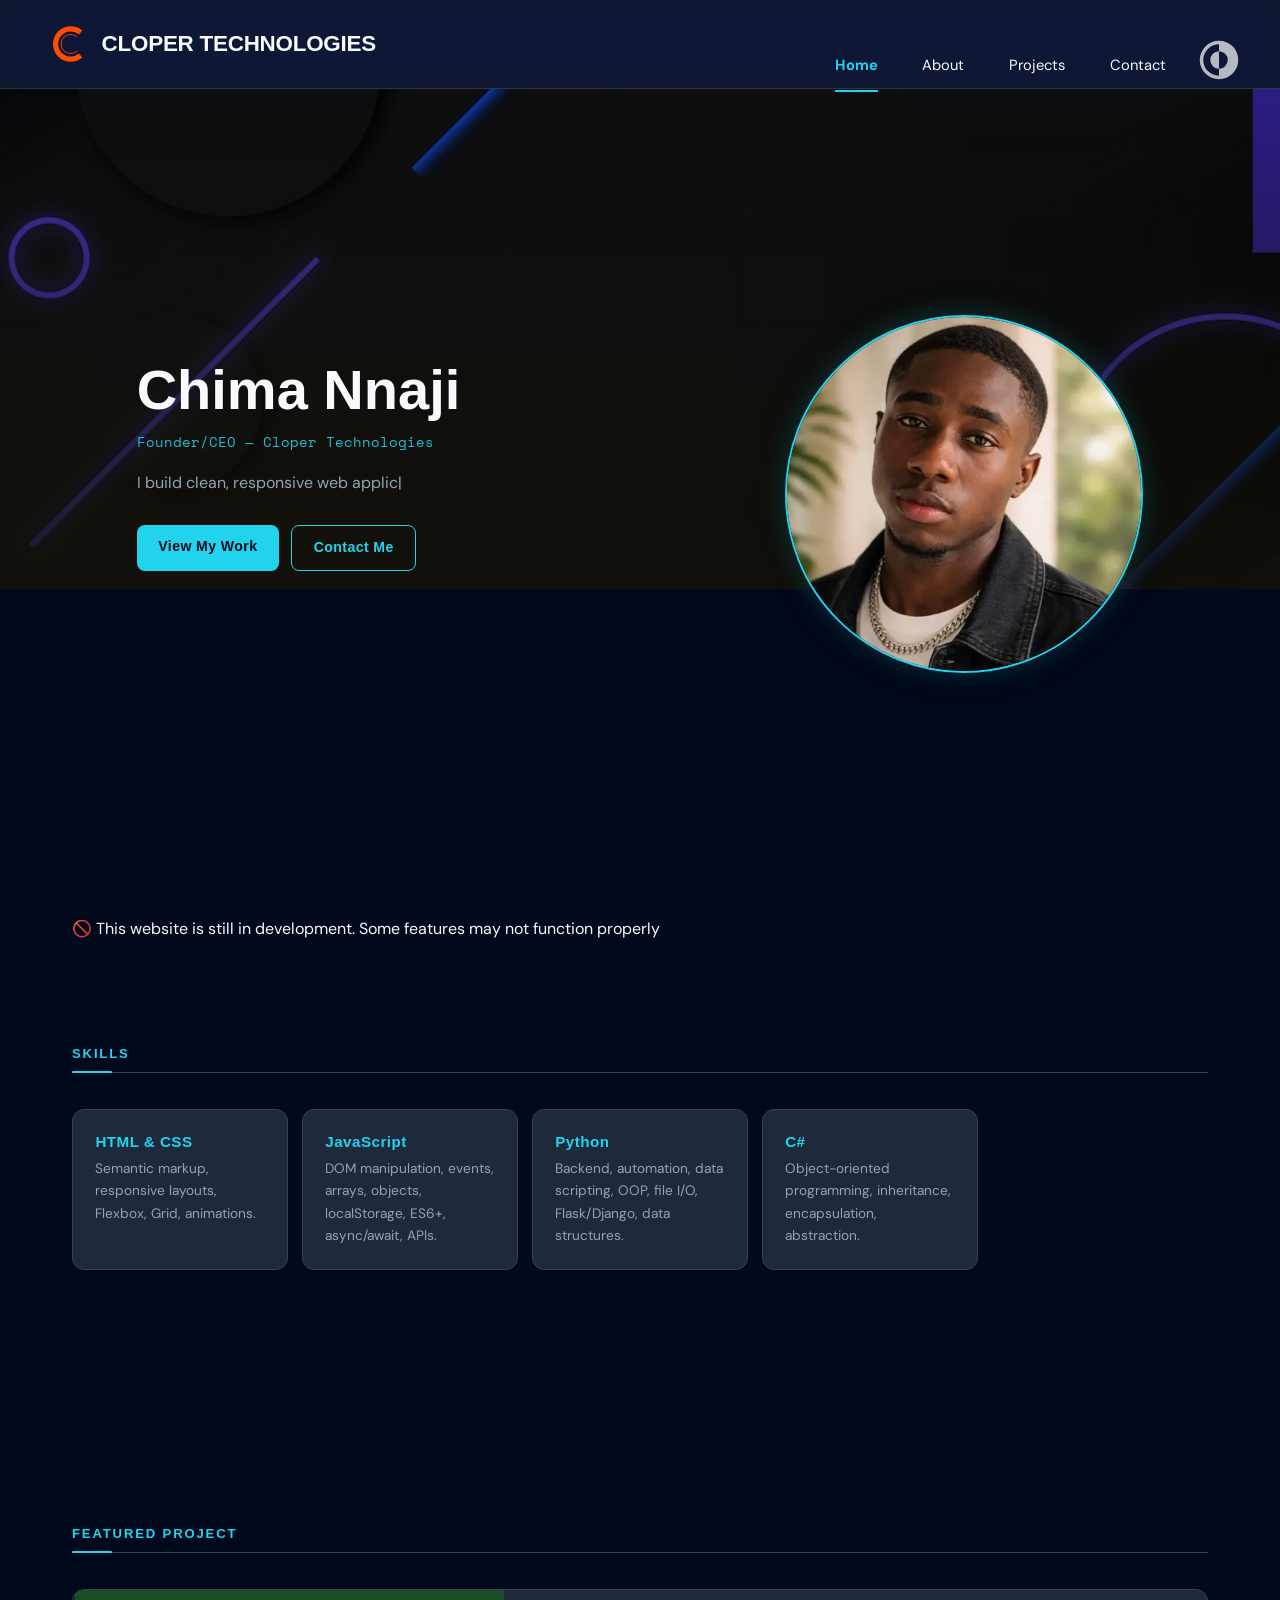
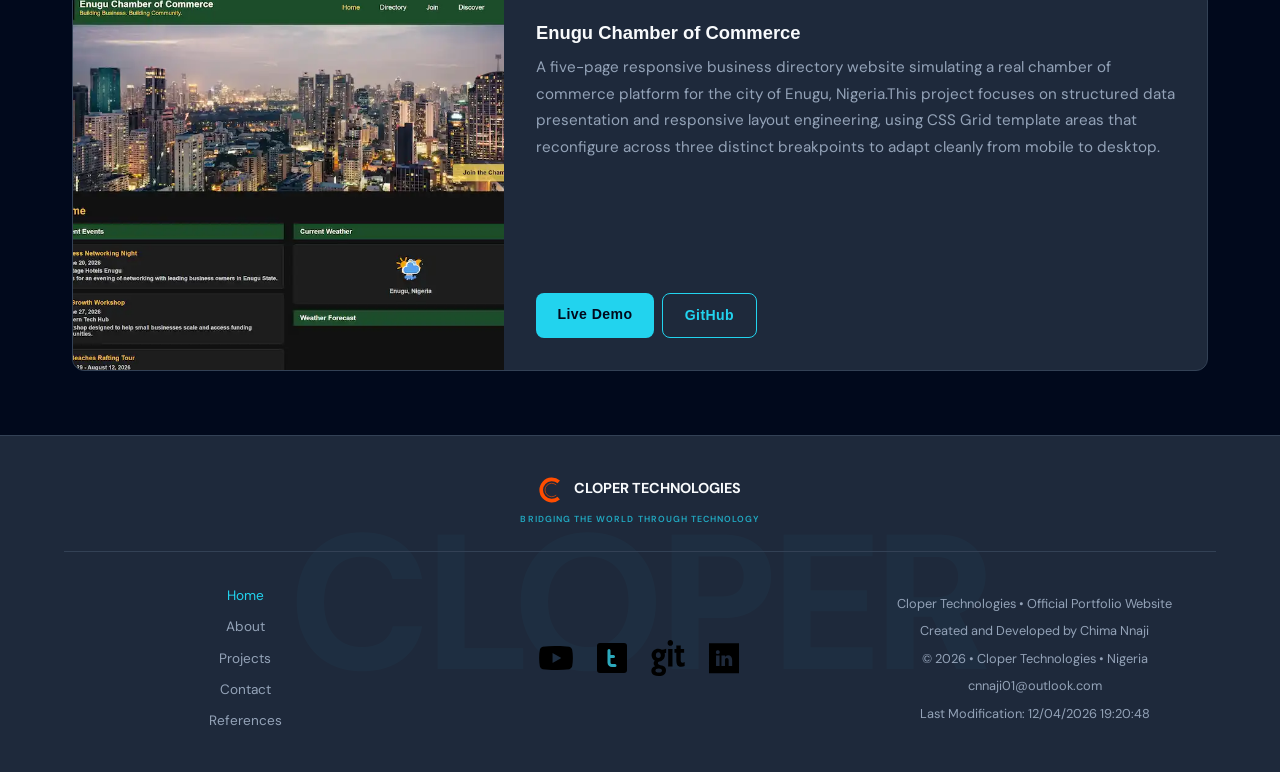
<file: index.html>
<!DOCTYPE html>
<html lang="en">

<head>
    <meta charset="UTF-8">
    <meta name="viewport" content="width=device-width, initial-scale=1.0">
    <meta name="author" content="Chimamkpam Nnaji">
    <meta name="description"
        content="Chima Nnaji — Portfolio. Software developer and engineering student in Nigeria. Building responsive, dynamic web apps. Available for freelance.">
    <title>Cloper Technologies — Home</title>
    <meta property="og:title" content="Home — Cloper Technologies">
    <meta property="og:description"
        content="Chima Nnaji — Portfolio. Software developer and engineering student in Nigeria. Building responsive, dynamic web apps. Available for freelance.">
    <meta property="og:image" content="https://clopertechnologies.netlify.app/images/profile-picture.webp">
    <meta property="og:url" content="https://clopertechnologies.netlify.app/">
    <link rel="icon" type="image/x-icon" href="images/logo.svg">
    <link rel="preconnect" href="https://fonts.googleapis.com">
    <link rel="preconnect" href="https://fonts.gstatic.com" crossorigin>
    <link
        href="https://fonts.googleapis.com/css2?family=DM+Sans:ital,opsz,wght@0,9..40,100..1000;1,9..40,100..1000&family=Space+Mono:ital,wght@0,400;0,700;1,400;1,700&display=swap"
        rel="stylesheet">
    <link rel="stylesheet" href="styles/normalize.css">
    <link rel="stylesheet" href="styles/smaller.css">
    <link rel="stylesheet" href="styles/medium.css">
    <link rel="stylesheet" href="styles/larger.css">
    <script src="scripts/main.js" defer></script>
    <script src="scripts/home.js" defer></script>
</head>

<body>
    <header>
        <nav>
            <div class="nav-top">
                <a href="index.html" class="logo">
                    <img src="images/logo.svg" alt="Cloper Technologies logo.">
                    <span class="title">CLOPER TECHNOLOGIES</span>
                </a>
                <button class="hamburger" id="hamburger" aria-label="Toggle navigation">
                    <span></span>
                    <span></span>
                    <span></span>
                </button>
            </div>
            <ul>
                <li><a href="index.html" class="active">Home</a></li>
                <li><a href="about.html">About</a></li>
                <li><a href="projects.html">Projects</a></li>
                <li><a href="contact.html">Contact</a></li>
            </ul>
            <button id="theme-toggle" aria-label="Toggle theme">
                <img id="theme-icon" src="images/dark-mode.svg" alt="Theme toggle icon">
            </button>
        </nav>
    </header>
    <section id="hero">
        <div id="hero-bg"></div>
        <div class="hero-content">
            <div class="hero-img">
                <img id="hero-img" src="" alt="" width="300" loading="lazy" />
            </div>
            <div class="hero-text">
                <h1 id="hero-name"></h1>
                <p class="tagline" id="hero-tagline"></p>
                <p class="bio" id="hero-bio"></p>
                <div class="hero-btns">
                    <a href="projects.html" class="prm-button">View My Work</a>
                    <a href="contact.html" class="outline-button">Contact Me</a>
                </div>
            </div>
        </div>
    </section>
    <main>
        <p>🚫 This website is still in development. Some features may not function properly</p>

        <section id="my-skills">
            <h2>Skills</h2>
            <div class="my-skills-wrap" id="skills-cards"></div>
        </section>
        <section id="featured">
            <h2>Featured Project</h2>
            <div class="project" id="featured-project"></div>
        </section>
    </main>
    <footer>
        <div class="footer-title">
            <div class="title-logo">
                <img src="images/logo.svg" alt="Cloper Technologies logo">
                <span>CLOPER TECHNOLOGIES</span>
            </div>
            <p class="tag">Bridging The World Through Technology</p>
        </div>
        <div class="footer-left">
            <a href="index.html" class="active">Home</a>
            <a href="about.html">About</a>
            <a href="projects.html">Projects</a>
            <a href="contact.html">Contact</a>
            <a href="references.html" target="_blank">References</a>
        </div>
        <div class="social-links">
            <a href="https://youtube.com/@heischima"><img src="images/youtube-1.svg" alt="Youtube logo"></a>
            <a href="https://x.com/_heischima"><img src="images/twitter-square.svg" alt="Twitter logo"></a>
            <a href="https://github.com/Chima-001"><img src="images/github-text.svg" alt="Github logo"></a>
            <a href="https://linkedin.com/in/chima-nnaji-1621523a3"><img src="images/linkedin-square.svg"
                    alt="Linkedin logo"></a>
        </div>
        <div class="footer-right">
            <p>Cloper Technologies • Official Portfolio Website</p>
            <p>Created and Developed by Chima Nnaji</p>
            <p>© <span id="currentyear"></span> • Cloper Technologies • Nigeria</p>
            <p>cnnaji01@outlook.com</p>
            <p id="lastModified"></p>
        </div>
    </footer>
</body>

</html>
</file>
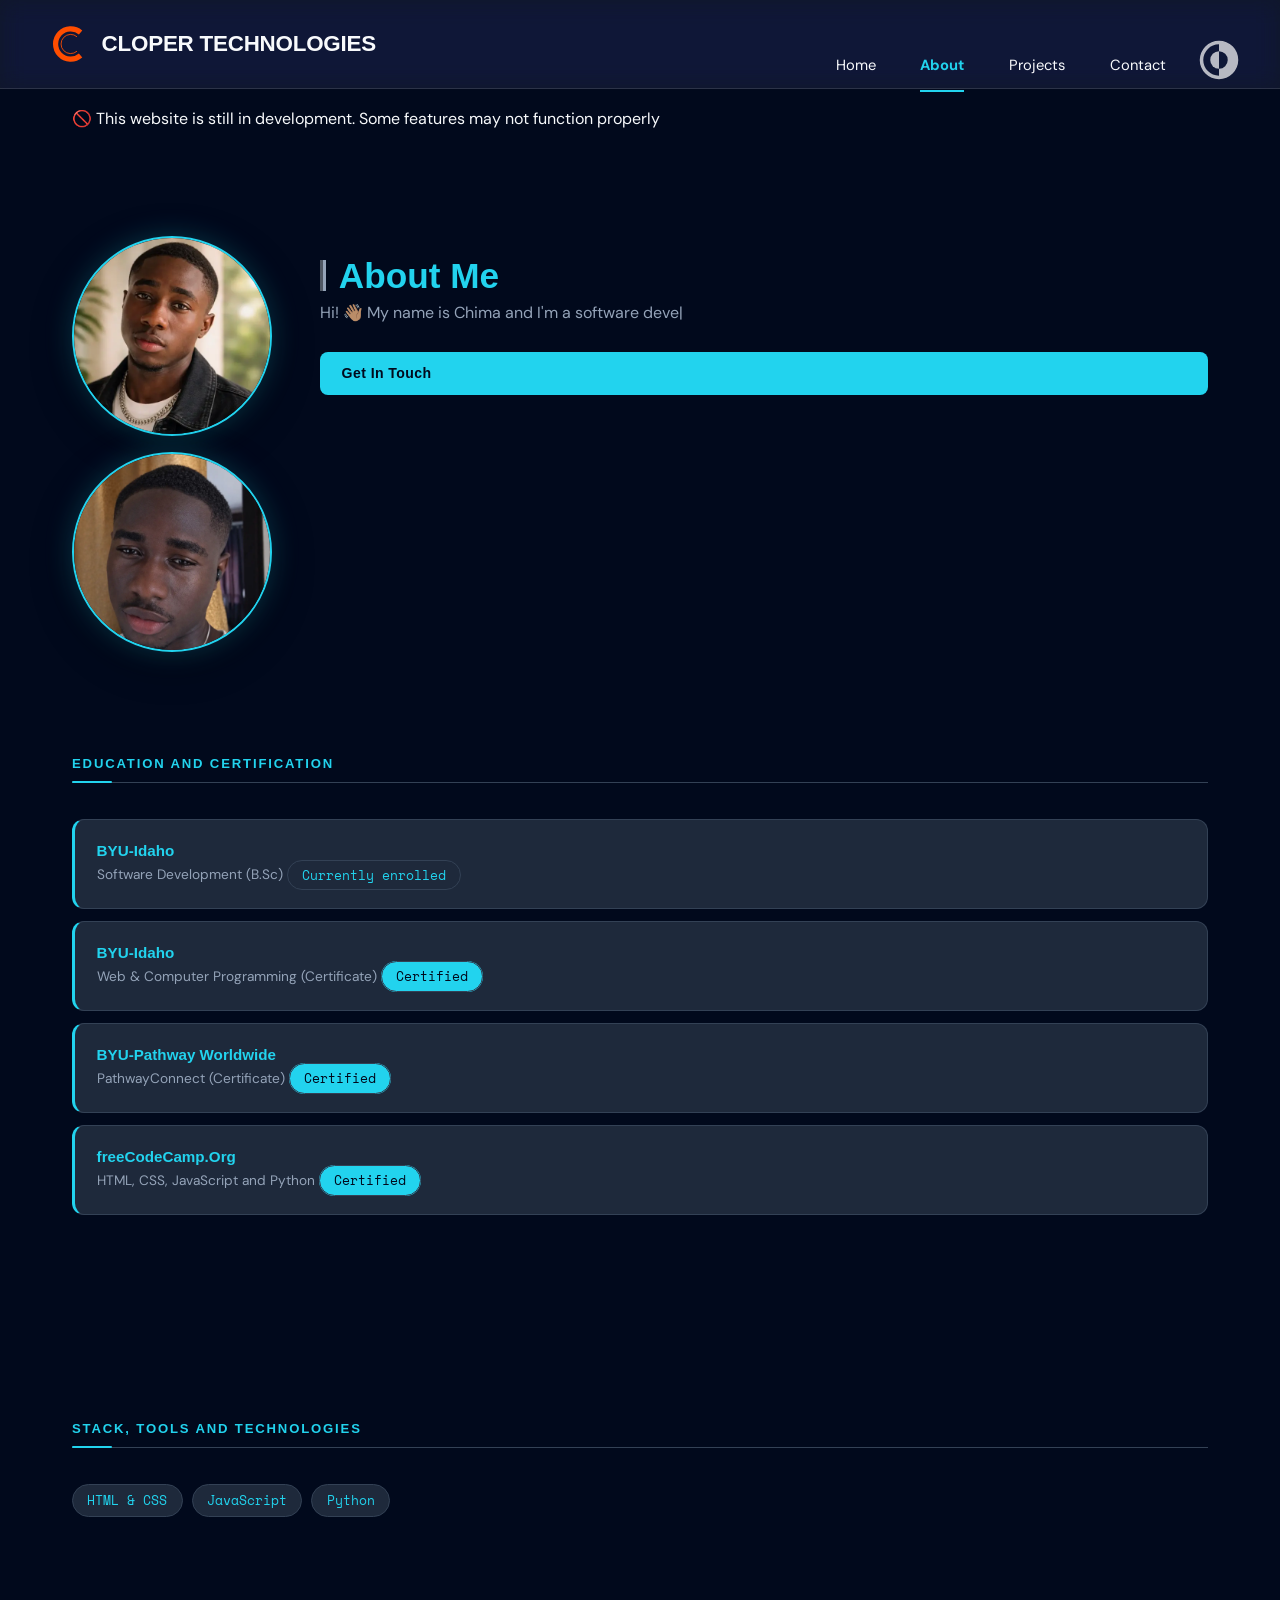
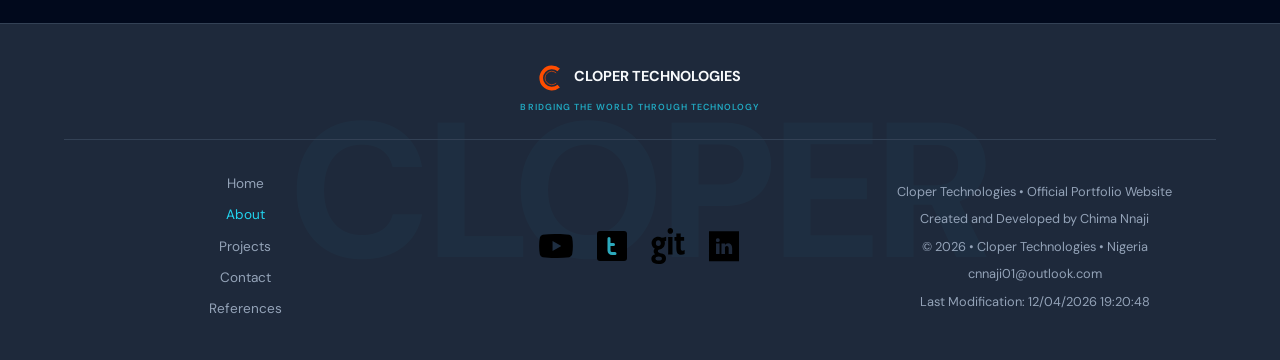
<file: about.html>
<!DOCTYPE html>
<html lang="en">
<head>
    <meta charset="UTF-8">
    <meta name="viewport" content="width=device-width, initial-scale=1.0">
    <meta name="author" content="Chimamkpam Nnaji">
    <meta name="description"
        content="Learn about Cloper Technologies, a developer portfolio website showcasing responsive designs, clean codes, and building user-focused web applications by its founder, Chima.">
    <title>Cloper Technologies — About</title>
    <meta property="og:title" content="About — Cloper Technologies">
    <meta property="og:description"
        content="Learn about Cloper Technologies, a developer portfolio website showcasing responsive designs, clean codes, and building user-focused web applications by its founder, Chima.">
    <meta property="og:image" content="https://clopertechnologies.netlify.app/images/profile-picture.webp">
    <meta property="og:url" content="https://clopertechnologies.netlify.app/about">
    <link rel="icon" type="image/x-icon" href="images/logo.svg">
    <link rel="preconnect" href="https://fonts.googleapis.com">
    <link rel="preconnect" href="https://fonts.gstatic.com" crossorigin>
    <link
        href="https://fonts.googleapis.com/css2?family=DM+Sans:ital,opsz,wght@0,9..40,100..1000;1,9..40,100..1000&family=Space+Mono:ital,wght@0,400;0,700;1,400;1,700&display=swap"
        rel="stylesheet">
    <link rel="stylesheet" href="styles/normalize.css">
    <link rel="stylesheet" href="styles/smaller.css">
    <link rel="stylesheet" href="styles/medium.css">
    <link rel="stylesheet" href="styles/larger.css">
    <script src="scripts/main.js" defer></script>
    <script src="scripts/about.js" defer></script>
</head>

<body>
    <header>
        <nav>
            <div class="nav-top">
                <a href="index.html" class="logo">
                    <img src="images/logo.svg" alt="Cloper Technologies logo.">
                    <span class="title">CLOPER TECHNOLOGIES</span>
                </a>
                <button id="theme-toggle" aria-label="Toggle theme">
                    <img id="theme-icon" src="images/dark-mode.svg" alt="Theme toggle icon">
                </button>
                <button class="hamburger" id="hamburger" aria-label="Toggle navigation">
                    <span></span>
                    <span></span>
                    <span></span>
                </button>
            </div>
            <ul>
                <li><a href="index.html">Home</a></li>
                <li><a href="about.html" class="active">About</a></li>
                <li><a href="projects.html">Projects</a></li>
                <li><a href="contact.html">Contact</a></li>
            </ul>
        </nav>
    </header>
<main>
        <p>🚫 This website is still in development. Some features may not function properly</p>

    <section id="about">
        <div class="about-img" id="about-img">
            <!-- <img id="about-img" src="" alt="" width="300" loading="lazy" />
            <img id="about-img" src="" alt="" width="300" loading="lazy" /> -->
        </div>
        <div class="about-text">
            <h1 id="about-name"></h1>
            <div id="about-bio"></div>
            <a href="contact.html" class="prm-button contact-btn">Get In Touch</a>
        </div>
    </section>
    <section id="education">
        <h2>Education and Certification</h2>
        <div id="education-list"></div>
    </section>
    <section id="stack">
        <h2>Stack, Tools and Technologies</h2>
        <ul class="stack-list" id="stack-list"></ul>
    </section>
</main>
<footer>
        <div class="footer-title">
            <div class="title-logo">
                <img src="images/logo.svg" alt="Cloper Technologies logo">
                <span>CLOPER TECHNOLOGIES</span>
            </div>
            <p class="tag">Bridging The World Through Technology</p>
        </div>
        <div class="footer-left">
            <a href="index.html">Home</a>
            <a href="about.html" class="active">About</a>
            <a href="projects.html">Projects</a>
            <a href="contact.html">Contact</a>
            <a href="references.html" target="_blank">References</a>
        </div>
        <div class="social-links">
            <a href="https://youtube.com/@heischima"><img src="images/youtube-1.svg" alt="Youtube logo"></a>
            <a href="https://x.com/_heischima"><img src="images/twitter-square.svg" alt="Twitter logo"></a>
            <a href="https://github.com/Chima-001"><img src="images/github-text.svg" alt="Github logo"></a>
            <a href="https://linkedin.com/in/chima-nnaji-1621523a3"><img src="images/linkedin-square.svg"
                    alt="Linkedin logo"></a>
        </div>
        <div class="footer-right">
            <p>Cloper Technologies • Official Portfolio Website</p>
            <p>Created and Developed by Chima Nnaji</p>
            <p>© <span id="currentyear"></span> • Cloper Technologies • Nigeria</p>
            <p>cnnaji01@outlook.com</p>
            <p id="lastModified"></p>
        </div>
    </footer>
</body>
</html>
</file>
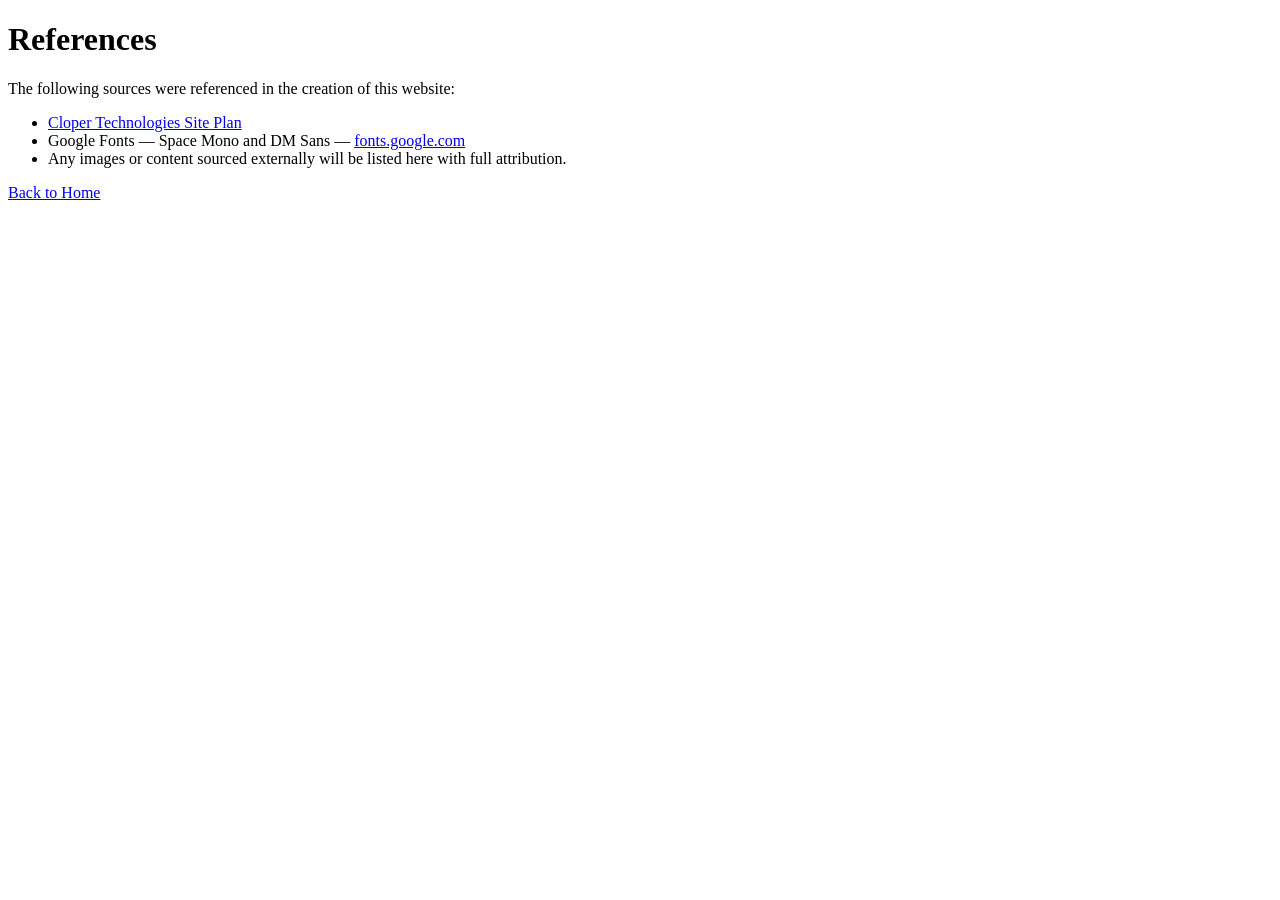
<file: references.html>
<!DOCTYPE html>
<html lang="en">

<head>
    <meta charset="UTF-8" />
    <meta name="viewport" content="width=device-width, initial-scale=1.0" />
    <title>Cloper Technologies — References</title>
    <link rel="icon" type="image/x-icon" href="images/logo.svg">
</head>

<body>
    <h1>References</h1>
    <p>The following sources were referenced in the creation of this website:</p>
    <ul>
        <li><a href="siteplan.html">Cloper Technologies Site Plan</a></li>
        <li>Google Fonts — Space Mono and DM Sans — <a href="https://fonts.google.com"
                target="_blank">fonts.google.com</a></li>
        <li>Any images or content sourced externally will be listed here with full attribution.</li>
    </ul>
    <p><a href="index.html" target="_blank">Back to Home</a></p>
</body>

</html>
</file>
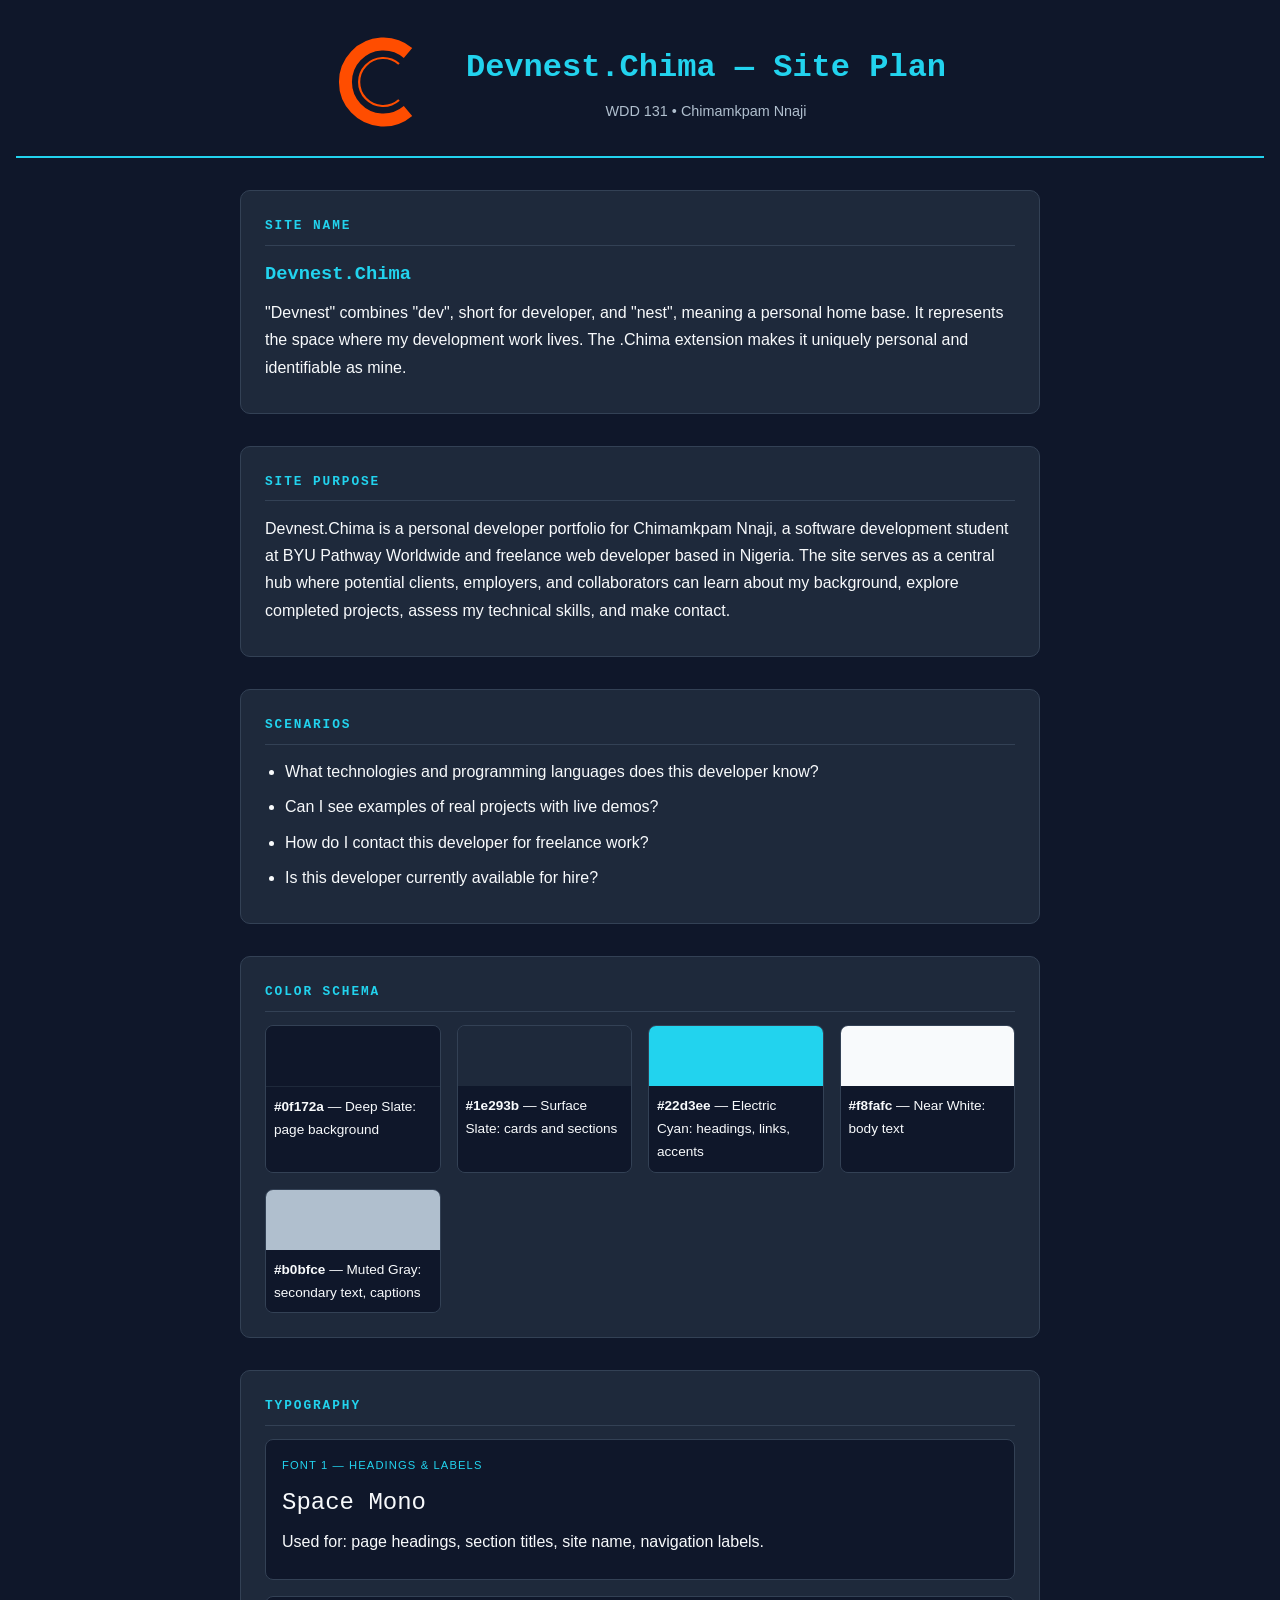
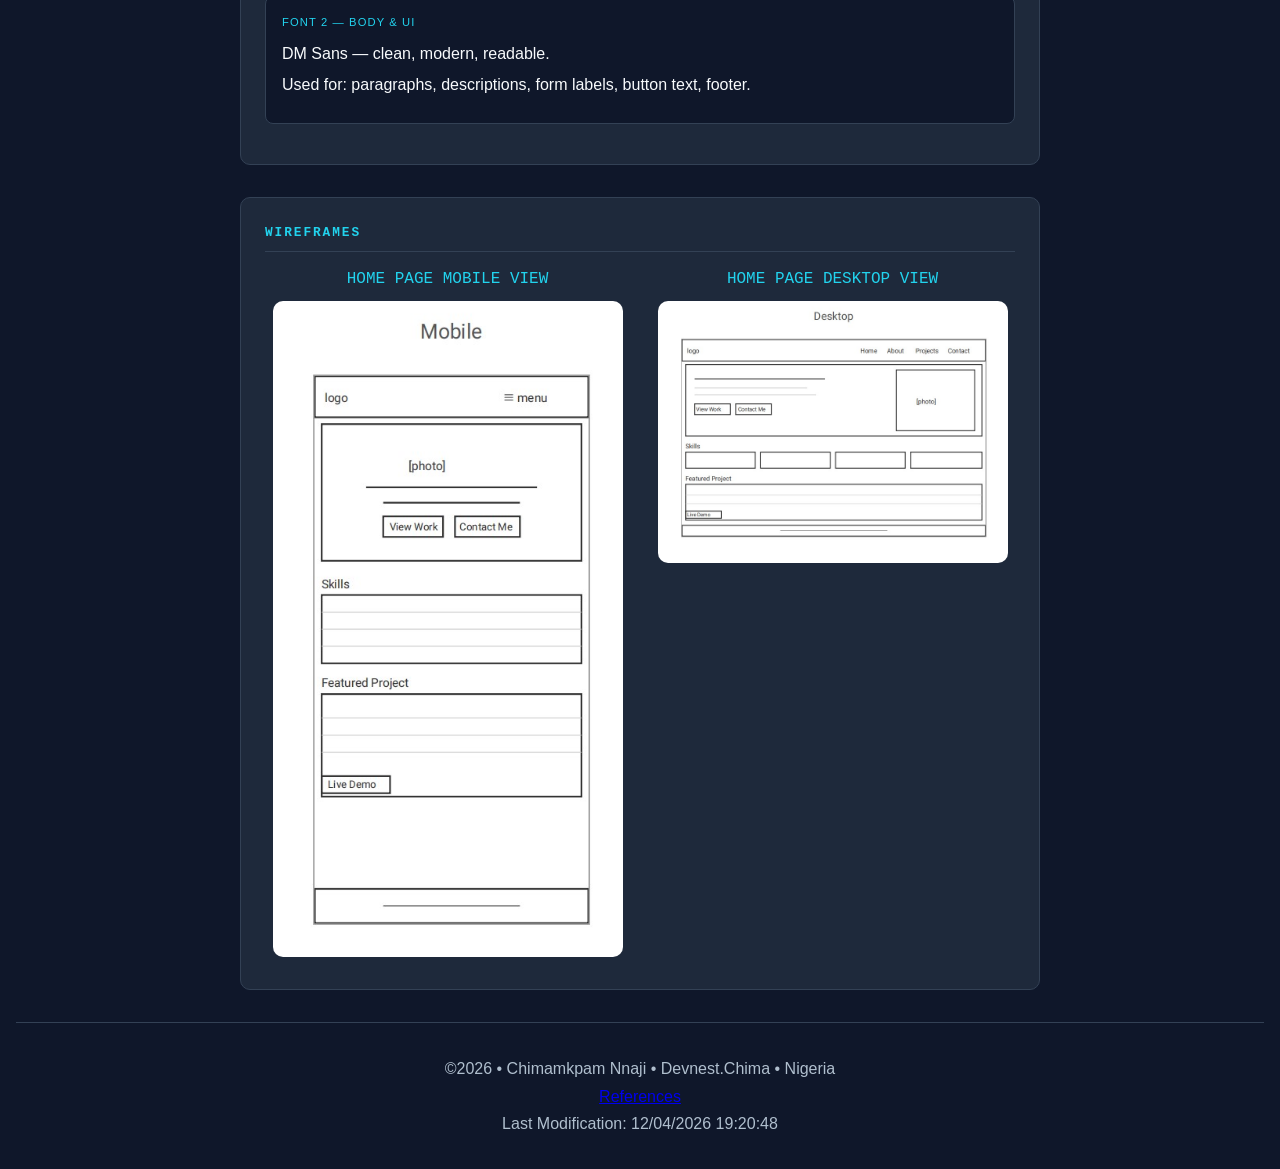
<file: siteplan.html>
<!DOCTYPE html>
<html lang="en">

<head>
    <meta charset="UTF-8">
    <meta name="viewport" content="width=device-width, initial-scale=1.0">
    <meta name="author" content="Chimamkpam Nnaji">
    <meta name="description"
        content="Site plan for Devnest.Chima, a personal developer portfolio for Chimamkpam Nnaji.">
    <title>Devnest.Chima — Portfolio Site Plan</title>
    <link rel="stylesheet" href="styles/siteplan.css">
    <script src="scripts/siteplan.js" defer></script>
</head>

<body>
    <header>
        <img src="images/logo.svg" alt="Devnest.Chima logo.">
        <div>
            <h1>Devnest.Chima — Site Plan</h1>
            <p>WDD 131 • Chimamkpam Nnaji</p>
        </div>
    </header>
    <main>
        <section>
            <h2>SITE NAME</h2>
            <h3>Devnest.Chima</h3>
            <p>
                "Devnest" combines "dev", short for developer, and "nest", meaning a personal home base. It represents
                the
                space where my development work lives. The .Chima extension makes it uniquely personal and identifiable
                as
                mine.
            </p>
        </section>
        <section>
            <h2>SITE PURPOSE</h2>
            <p>
                Devnest.Chima is a personal developer portfolio for Chimamkpam Nnaji,
                a software development student at BYU Pathway Worldwide and freelance web developer based in Nigeria.
                The site serves as a central hub where potential clients, employers, and
                collaborators can learn about my background, explore completed projects,
                assess my technical skills, and make contact.
            </p>
        </section>
        <section>
            <h2>SCENARIOS</h2>
            <ul>
                <li>What technologies and programming languages does this developer know?</li>
                <li>Can I see examples of real projects with live demos?</li>
                <li>How do I contact this developer for freelance work?</li>
                <li>Is this developer currently available for hire?</li>
            </ul>
        </section>
        <section>
            <h2>COLOR SCHEMA</h2>
            <div class="colors">
                <div class="color-item dark">
                    <div class="box dark-background"></div>
                    <p><strong>#0f172a</strong> — Deep Slate: page background</p>
                </div>
                <div class="color-item">
                    <div class="box card-background"></div>
                    <p><strong>#1e293b</strong> — Surface Slate: cards and sections</p>
                </div>
                <div class="color-item">
                    <div class="box accent-color"></div>
                    <p><strong>#22d3ee</strong> — Electric Cyan: headings, links, accents</p>
                </div>
                <div class="color-item">
                    <div class="box light-color"></div>
                    <p><strong>#f8fafc</strong> — Near White: body text</p>
                </div>
                <div class="color-item">
                    <div class="box faded-color"></div>
                    <p><strong>#b0bfce</strong> — Muted Gray: secondary text, captions</p>
                </div>
            </div>
        </section>
        <section>
            <h2>TYPOGRAPHY</h2>
            <div class="font-box">
                <p class="font-label">Font 1 — Headings & Labels</p>
                <p class="heading-font">Space Mono</p>
                <p>Used for: page headings, section titles, site name, navigation labels.</p>
            </div>
            <div class="font-box">
                <p class="font-label">Font 2 — Body & UI</p>
                <p class="body-font">DM Sans — clean, modern, readable.</p>
                <p>Used for: paragraphs, descriptions, form labels, button text, footer.</p>
            </div>
        </section>
        <section>
            <h2>WIREFRAMES</h2>
            <div class="wireframes">
                <figure>
                    <figcaption>Home Page Mobile View</figcaption>
                    <img src="images/mobile-view-wireframe.jpg" alt="Mobile view wireframe">
                </figure>
                <figure>
                    <figcaption>Home Page Desktop View</figcaption>
                    <img src="images/desktop-view-wireframe.jpg" alt="Desktop view wireframe">
                </figure>
            </div>
        </section>
    </main>
    <footer>
        <p>©<span id="currentyear"></span> • Chimamkpam Nnaji • Devnest.Chima • Nigeria</p>
        <p><a href="references.html" target="_blank">References</a></p>
        <p id="lastModified"></p>
    </footer>
</body>

</html>
</file>
<file: styles/smaller.css>
:root {
    /* Colours */
    --bg: #01091c;
    --surface: #1e293b;
    --surface2: #263348;
    --border: #334155;
    --cyan: #22d3ee;
    --cyan-dim: rgba(34, 211, 238, 0.08);
    --white: #f8fafc;
    --muted: #94a3b8;
    --nav-hover: #010712;

    /* Typography */
    --font-head: 'Roboto', sans-serif;
    --font-mono: 'Space Mono', monospace;
    --font-body: 'DM Sans', sans-serif;

    /* Effects */
    --shadow: 0 4px 28px rgba(0, 0, 0, 0.35);
    --glow: 0 0 28px rgba(34, 211, 238, 0.22);
    --glow-hover: 0 0 36px rgba(34, 211, 238, 0.38);
    --radius: 12px;
    --radius-sm: 8px;
    --ease: 0.22s ease;
}

body.light-mode {
    --bg: #f0f4f8;
    --surface: #dde5ef;
    --surface2: #cad4e0;
    --border: #b8c4d4;
    --cyan: #0369a1;
    --cyan-dim: rgba(3, 105, 161, 0.08);
    --white: #0f172a;
    --muted: #475569;
    --nav-hover: #e0e4e9;
    --glow: 0 0 28px rgba(3, 105, 161, 0.2);
    --glow-hover: 0 0 36px rgba(3, 105, 161, 0.35);
}


/* =====================================================
   RESET
   ===================================================== */

*,
*::before,
*::after {
    -webkit-tap-highlight-color: transparent;
    box-sizing: border-box;
    margin: 0;
    padding: 0;
}

img,
svg {
    display: block;
    max-width: 100%;
}

button {
    cursor: pointer;
    font-family: inherit;
}


/* =====================================================
   BASE
   ===================================================== */

body {
    background-color: var(--bg);
    color: var(--white);
    font-family: var(--font-body);
    line-height: 1.7;
    transition: background-color 1s ease, color 1s ease;
    -webkit-font-smoothing: antialiased;
    margin: 0;
    padding: 0;
}


/* =====================================================
   HEADER & NAV
   ===================================================== */

header {
    position: sticky;
    top: 0;
    z-index: 100;
    /* background-color: var(--surface); */
    background: rgba(255, 255, 255, 0.06);
    backdrop-filter: blur(12px) saturate(180%);
    -webkit-backdrop-filter: blur(12px) saturate(180%);
    border-bottom: 1px solid rgba(255, 255, 255, 0.12);
    width: 100%;
    margin: 0;
    transition: background 0.3s ease;
    /* padding: 1rem 0; */
}

@media (prefers-color-scheme: dark) {
    header {
        background: rgba(0, 0, 0, 0.25);
        border-bottom: 1px solid rgba(255, 255, 255, 0.08);
    }

}

#theme-icon {
    filter: invert(1) opacity(70%);
}

body.light-mode #theme-icon {
    filter: invert(0);
}

header.scrolled {
    background: rgba(0, 0, 0, 0.4);
}

nav {
    display: flex;
    flex-direction: row;
    flex-wrap: wrap;
    align-items: center;
    /* justify-content: center; */
    /* position: relative; */
    width: 100%;
    padding-top: .5rem;
    /* margin-bottom: -1rem; */
}

.nav-top {
    display: contents;
    width: 100%;
    box-sizing: border-box;
    /* justify-content: space-between; */
    /* flex-direction: row;
    align-items: center;
    width: 100%; */
    /* flex: 1; */
}

/* --- Logo --- */

.logo {
    padding-left: .7rem;
    display: flex;
    align-items: center;
    gap: 0.65rem;
    text-decoration: none;
    color: var(--white);
    font-family: var(--font-head);
    flex: 1;
    order: 1;
    /* display: inline-block; */
    max-width: fit-content;
    /* margin-right: 3rem; */
}

/* .logo a{
    flex: 0 0 auto;
    width: auto;
} */

.logo img {
    width: 30px;
    height: 30px;
    flex-shrink: 0;
}

/* index.html uses <span class="title"> directly inside .logo */
.title {
    font-size: clamp(1rem, 4vw, 1.4rem);
    font-weight: 700;
    color: var(--white);
    letter-spacing: -0.01em;
}

/* other pages wrap .title + .tag inside .title-div */
/* .title-div {
    display: flex;
    flex-direction: column;
    gap: 0.05rem;
    line-height: 1.2;
} */

/* --- Nav list — hidden on mobile, revealed by .open --- */

nav ul {
    position: static;
    list-style: none;
    /* display: block; */
    flex-direction: column;
    background: var(--bg);
    border-top: 1px solid var(--border);
    backdrop-filter: blur(12px);
    width: 100%;
    flex-basis: 100%;
    margin-top: 0.65rem;
    /* padding: 0.4rem 0; */
    /* top: 100%;
    left: 0;
    right: 0; */
    z-index: 99;
    order: 4;
    max-height: 0;
    overflow: hidden;
    transition: max-height 3s ease-out;
}

nav ul li {
    width: 100%;
}

nav ul a {
    text-decoration: none;
    color: var(--white);
    font-family: var(--font-body);
    font-size: 1rem;
    display: block;
    width: 100%;
    padding: 0.8rem 1.2rem;
    border-left: 3px solid transparent;
    border-bottom: 1px solid var(--border);
    transition: color var(--ease), background-color var(--ease), border-color var(--ease);
}

nav ul a.active {
    color: var(--cyan);
    border-left-color: var(--cyan);
    font-weight: 700;
    /* background-color: var(--cyan-dim); */
}

nav ul a:hover {
    color: var(--white);
    background-color: var(--nav-hover);
}

nav ul.open {
    display: flex;
    max-height: 500px;
}

/* --- Hamburger — fixed on smallest screens --- */

.hamburger {
    display: flex;
    flex-direction: column;
    justify-content: center;
    gap: 5px;
    background: none;
    border: none;
    padding: 1rem;
    position: static;
    right: 1rem;
    top: 0.85rem;
    z-index: 110;
    margin-left: 0;
    order: 3;
    max-width: fit-content;
    /* margin-top: -.5rem; */
}

.hamburger span {
    display: block;
    width: 22px;
    height: 2px;
    background-color: var(--white);
    border-radius: 2px;
    transition: transform 0.28s ease, opacity 0.2s ease;
}

.hamburger.active span:nth-child(1) {
    transform: rotate(45deg) translate(5px, 5px);
}

.hamburger.active span:nth-child(2) {
    opacity: 0;
    transform: scaleX(0);
}

.hamburger.active span:nth-child(3) {
    transform: rotate(-45deg) translate(5px, -5px);
}


/* =====================================================
   THEME TOGGLE
   ===================================================== */

#theme-toggle {
    position: static;
    background: none;
    border: none;
    cursor: pointer;
    /* pointer-events: all; */
    /* outline: none; */
    display: flex;
    align-items: center;
    /* padding: 0.4rem; */
    /* margin-left: auto; */
    order: 2;
    margin-left: auto;
}

#theme-icon {
    width: 30px;
    height: 30px;
    object-fit: contain;
    /* transform: scale(3); */
    transition: transform 0.4s ease, opacity 0.3s ease;
}

#theme-icon.switching {
    transform: scale(1.5) rotate(180deg);
    opacity: 0;
}


/* =====================================================
   MAIN LAYOUT
   The clamp on padding and gap means most spacing
   scales automatically without extra breakpoints.
   max-width steps up in devnest-medium/larger.
   ===================================================== */

main {
    margin: 0 auto;
    margin-top: -1.5rem;
    padding: clamp(2rem, 6vw, 4rem) clamp(1rem, 5vw, 2rem);
    display: flex;
    flex-direction: column;
    gap: clamp(3.5rem, 9vw, 6.5rem);
    max-width: 480px;
}


/* #hero {
    /* background-image: linear-gradient(rgba(10, 10, 10, 0.75), rgba(10, 10, 10, 0.75)), url('images/hero-bg.wepb');
    background-size: cover;
    background-position: center;
    background-attachment: fixed; 
    position: relative;
    overflow: hidden;
    width: 100%;
    /* width: 100vw;
    margin-left: 50%;
    transform: translateX(-50%);
} */

.hero-content {
    max-width: 1200px;
    margin: 0 auto;
    padding: clamp(3rem, 8vw, 6rem) clamp(1rem, 5vw, 2rem);
    display: flex;
    flex-direction: column;
    align-items: center;
    justify-content: center;
    gap: clamp(2rem, 5vw, 5rem);
    position: relative;
    z-index: 2;
    height: 100%;
}

#hero-bg {
    position: absolute;
    inset: 0;
    top: 0;
    left: 0;
    width: 100%;
    height: 100%;
    min-height: 280px;
    object-fit: cover;
    background-size: cover;
    background-position: center 20%;
    background-repeat: no-repeat;
    background-attachment: fixed;
    z-index: 0;
    opacity: 0;
    transition: opacity 0.4s ease;
    /* background-image: linear-gradient(rgba(10, 10, 10, 0.78), rgba(10, 10, 10, 0.78)); */
}

#hero-bg.visible{
    opacity: 1;
}


#hero-bg::after {
    z-index: 1;
    /* opacity: 1; */
    content: '';
    position: absolute;
    inset: 0;
    background: linear-gradient(to bottom, rgba(0, 0, 0, 0.3), rgba(17, 16, 8, 0.85));
}

#hero .hero-text,
#hero .hero-img {
    position: relative;
    z-index: 1;
}

#hero {
    display: flex;
    flex-direction: column-reverse;
    align-items: center;
    text-align: center;
    gap: clamp(1.75rem, 5vw, 3rem);
    position: relative;
    overflow: hidden;
    width: 100%;
    /* min-height: 100%; */
    aspect-ratio: 4/5;
    max-height: 90svh;
}

.hero-text {
    width: 100%;
    height: auto;
    aspect-ratio: 1000/600;
    object-fit: contain;
}

/* #hero-bg{
    width: 100%;
} */

.hero-text h1 {
    color: #f8fafc;
    /* name is white, not cyan */
    font-size: clamp(2rem, 7vw, 3.5rem);
    margin-bottom: 0.4rem;
}

/* =====================================================
   TYPOGRAPHY
   Font sizes all use clamp so they scale fluidly.
   ===================================================== */

h1,
h2,
h3 {
    font-family: var(--font-head);
    color: var(--cyan);
    line-height: 1.2;
}

h1 {
    font-size: clamp(1.75rem, 6vw, 3rem);
    margin-bottom: 0.75rem;
}

#projects h1, .about-text h1, #contact h1{
    border-left: 6px solid var(--muted);
    padding-left: .8rem;
    line-height: .9;
    border-left-style: groove;
    font-size: 2.2rem;
    color: var(--cyan);
    margin-bottom: 0.5rem;
    justify-self: start;
    /* text-align: left; */
}

/* #projects h1::before, .about-text h1::before, #contact h1::before{
    height: 1rem;
    content: '';
    position: absolute;
    left: 0;
    top: 50%;
    transform: translateY(-50%);
    width: 3px;
} */


/* Section labels — small, all-caps, underlined */
h2 {
    font-size: clamp(0.68rem, 2.2vw, 0.82rem);
    letter-spacing: 0.14em;
    text-transform: uppercase;
    text-align: center;
    margin-bottom: clamp(1.5rem, 4vw, 2.25rem);
    padding-bottom: 0.65rem;
    border-bottom: 1px solid var(--border);
    position: relative;
}

h2::after {
    content: '';
    position: absolute;
    bottom: -1px;
    left: 50%;
    transform: translateX(-50%);
    width: 2.5rem;
    height: 2px;
    background: var(--cyan);
    border-radius: 2px;
}

h3 {
    font-size: clamp(0.9rem, 2.5vw, 1.05rem);
    margin-bottom: 0.35rem;
}


/* =====================================================
   BUTTONS
   ===================================================== */

.prm-button {
    display: inline-block;
    padding: 0.6rem 1.35rem;
    background-color: var(--cyan);
    color: var(--bg);
    font-family: var(--font-head);
    font-size: clamp(0.78rem, 2vw, 0.88rem);
    font-weight: 700;
    text-decoration: none;
    border-radius: var(--radius-sm);
    border: none;
    letter-spacing: 0.03em;
    transition: opacity var(--ease), box-shadow var(--ease);
}

.prm-button:hover {
    opacity: 0.82;
    box-shadow: var(--glow);
}

.contact-btn {
    margin-top: 1.5rem;
    display: flex;
    justify-self: start;
    margin-right: auto;
}

.outline-button {
    display: inline-block;
    padding: 0.6rem 1.35rem;
    background: transparent;
    color: var(--cyan);
    font-family: var(--font-head);
    font-size: clamp(0.78rem, 2vw, 0.88rem);
    font-weight: 700;
    text-decoration: none;
    border-radius: var(--radius-sm);
    border: 1.5px solid var(--cyan);
    letter-spacing: 0.03em;
    transition: background-color var(--ease), color var(--ease), box-shadow var(--ease);
}

.outline-button:hover {
    background-color: var(--cyan);
    color: var(--bg);
    box-shadow: var(--glow);
}

.my-skill-card.animate-in,
.project-card.animate-in,
.project.animate-in,
.edu.animate-in,
.stack-list li.animate-in,
/* .contact-info.animate-in, */
.contact-intro.animate-in,
.socials a.animate-in,
#contact-form.animate-in,
.project.animate-in,
.map.animate-in {
    opacity: 1;
    transform: translateY(0);
}

/* =====================================================
   HERO
   ===================================================== */


.tagline {
    color: var(--cyan);
    font-family: var(--font-mono);
    font-size: clamp(0.75rem, 2.5vw, 0.9rem);
    margin-bottom: 0.9rem;
    opacity: 0.9;
}

.bio {
    color: var(--muted);
    font-size: clamp(0.9rem, 2.2vw, 1rem);
    line-height: 1.8;
    margin-bottom: 1.75rem;
    /* min-height: 6rem; */
}

.hero-btns {
    display: flex;
    gap: 0.75rem;
    flex-wrap: wrap;
    justify-content: center;
}

/* Image uses clamp — no hard size overrides needed in breakpoints */
.hero-img img {
    width: clamp(140px, 42vw, 220px);
    height: clamp(140px, 42vw, 220px);
    object-fit: cover;
    border-radius: 50%;
    border: 2px solid var(--cyan);
    box-shadow: var(--glow), 0 10px 40px rgba(0, 0, 0, 0.45);
    transition: box-shadow var(--ease);
}

.hero-img img:hover {
    box-shadow: var(--glow-hover), 0 10px 40px rgba(0, 0, 0, 0.45);
    /* filter: sepia(0.4) brightness(1.15); */
    transform: scale(1.04);
}


/* =====================================================
   SKILLS
   Note: current HTML uses .my-skills-wrap (with 's').
   This matches the HTML. Will be unified when we do
   the HTML pass (the grid has never applied before).
   ===================================================== */

.my-skills-wrap {
    display: grid;
    grid-template-columns: 1fr;
    gap: 0.85rem;
}

.my-skill-card {
    background: var(--surface);
    border: 1px solid var(--border);
    border-radius: var(--radius);
    padding: clamp(1rem, 3.5vw, 1.4rem);
    opacity: 0;
    transform: translateY(50px);
    /* transition: opacity 1.1s cubic-bezier(0.22, 1, 0.36, 1), */
    transition: border-color var(--ease), transform var(--ease), box-shadow var(--ease), opacity 1.1s cubic-bezier(0.22, 1, 0.36, 1);
}

.my-skill-card:hover {
    border-color: var(--cyan);
    transform: translateY(-3px);
    box-shadow: var(--glow);
}

.my-skill-card h3 {
    color: var(--cyan);
    font-size: clamp(0.85rem, 2vw, 0.95rem);
    letter-spacing: 0.03em;
    margin-bottom: 0.35rem;
}

.my-skill-card p {
    color: var(--muted);
    font-size: 0.855rem;
    line-height: 1.65;
}


/* =====================================================
   FEATURED PROJECT
   ===================================================== */

.project {
    display: flex;
    flex-direction: column;
    background: var(--surface);
    border: 1px solid var(--border);
    border-radius: var(--radius);
    overflow: hidden;
    opacity: 0;
    transform: translateY(50px);
    /* transition: opacity 1.1s cubic-bezier(0.22, 1, 0.36, 1), */
    transition: border-color var(--ease), box-shadow var(--ease), opacity 5s cubic-bezier(0.22, 1, 0.36, 1);
}

.project:hover {
    border-color: var(--cyan);
    box-shadow: var(--glow);
}

.project>img {
    width: 100%;
    height: clamp(180px, 40vw, 300px);
    object-fit: cover;
    flex-shrink: 0;
}

.project .project-info {
    padding: clamp(1.25rem, 4vw, 2rem);
    display: flex;
    flex-direction: column;
    gap: 0.6rem;
    flex: 1;
    white-space: pre-line;
    /* justify-content: center; */
}

.project .project-info h3 {
    color: var(--white);
    font-size: clamp(1rem, 2.5vw, 1.15rem);
    margin-bottom: 0;
}

.project .project-info p {
    color: var(--muted);
    font-size: clamp(0.875rem, 2vw, 0.95rem);
    line-height: 1.75;
    flex: 1;
}


/* =====================================================
   PROJECTS GRID
   ===================================================== */

.filter-buttons {
    display: flex;
    gap: 0.6rem;
    margin: 2rem auto;
    max-width: 500px;
}

.filter-button:first-child{
    flex:  0 0 auto;
    align-self: stretch;
    display: flex;
    align-items: center;
    justify-content: center;
    padding: 0 1.2rem;
}

.filter-rest{
    display: flex;
    flex-wrap: wrap;
    gap: 0.6rem;
    flex: 1;
}

.filter-rest .filter-button{
    flex: 1 1 calc(50% - 0.3rem);
}

.filter-button {
    padding: .5rem 1rem;
    border-radius: 10px;
    border: 1px solid var(--border);
    background: none;
    color: var(--muted);
    font-family: var(--font-body);
    font-size: clamp(0.78rem, 2vw, 0.88rem);
    transition: border-color var(--ease), color var(--ease), background-color var(--ease);
}

.filter-button.active,
.filter-button:hover {
    border-color: var(--cyan);
    color: var(--cyan);
    background: var(--cyan-dim);
}

.projects-grid {
    display: grid;
    grid-template-columns: 1fr;
    grid-auto-columns: 260px;
    gap: 1.25rem;
    align-items: start;
}

/* Project card — clean layout, no negative margin hacks */
.project-card {
    grid-column: span 1;
    grid-row: span 1;
    background: var(--surface);
    border: 1px solid var(--border);
    border-radius: var(--radius);
    overflow: hidden;
    display: flex;
    flex-direction: column;
    height: 100%;
    opacity: 0;
    transform: translateY(50px);
    /* transition: opacity 1.1s cubic-bezier(0.22, 1, 0.36, 1), */
    transition: transform var(--ease), border-color var(--ease), box-shadow var(--ease), opacity 1.1s cubic-bezier(0.22, 1, 0.36, 1);
}

.project-card:hover {
    transform: translateY(-6px);
    border-color: var(--cyan);
    box-shadow: var(--glow), var(--shadow);
}

.project-card.hidden {
    display: none;
}

.projects-grid .project-card img {
    width: 100%;
    /* height: clamp(170px, 36vw, 220px); */
    border-bottom: 1px solid var(--border);
    flex-shrink: 0;
    height: 100%;
    object-position: center;
    object-fit: cover;
    display: block;
}

.projects-grid .project-card .prm-button{
    text-align: center;
}

.project-card .project-info {
    padding: clamp(1rem, 3vw, 1.35rem);
    display: flex;
    flex-direction: column;
    flex: 1;
    gap: 0.4rem;
}

/* Override global h2 section-label styles inside project cards */
.project-card .project-info h2 {
    font-size: clamp(0.9rem, 2.2vw, 1.05rem);
    color: var(--white);
    text-align: left;
    text-transform: none;
    letter-spacing: 0.01em;
    border-bottom: none;
    padding-bottom: 0;
    margin-bottom: 0;
}

.project-card .project-info h2::after {
    display: none;
}

.project-info p {
    color: var(--muted);
    font-size: 0.855rem;
    line-height: 1.65;
    flex: 1;
}

.project-links {
    display: flex;
    gap: 0.5rem;
    flex-wrap: wrap;
    padding-top: 0.75rem;
    margin-top: auto;
}


/* =====================================================
   ABOUT
   ===================================================== */

#about {
    display: flex;
    flex-direction: column;
    align-items: center;
    text-align: center;
    gap: clamp(1.75rem, 5vw, 3rem);
}

#about-bio{
    /* min-height: 500px; */
    text-align: left;
}

.about-img{
    display: flex;
    flex-direction: row;
    gap: 1rem;
    /* padding: 2rem; */
    /* max-width: 1200px; */
    /* background-color: var(--surface); */
    /* border-radius: 10px; */
}

.about-img img {
    width: clamp(100px, 40vw, 150px);
    height: clamp(100px, 40vw, 150px);
    object-fit: cover;
    border-radius: 20px;
    border: 2px solid var(--cyan);
    box-shadow: var(--glow), 0 10px 40px rgba(0, 0, 0, 0.4);
    flex-shrink: 0;
}

.about-text p {
    color: var(--muted);
    font-size: clamp(0.9rem, 2.2vw, 1rem);
    line-height: 1.8;
    margin-bottom: 0.9rem;
}


/* =====================================================
   EDUCATION
   Using block layout so the h2's margin-bottom provides
   heading-to-content spacing, and .edu margin-bottom
   handles item-to-item spacing — no gap double-spacing.
   ===================================================== */

.edu {
    background: var(--surface);
    border: 1px solid var(--border);
    border-left: 3px solid var(--cyan);
    border-radius: var(--radius);
    padding: clamp(0.9rem, 3vw, 1.35rem);
    margin-bottom: 0.75rem;
    opacity: 0;
    transform: translateY(50px);
    /* transition: opacity 1.1s cubic-bezier(0.22, 1, 0.36, 1), */
    transition: box-shadow var(--ease), opacity 3s cubic-bezier(0.22, 1, 0.36, 1);
}

.edu:last-child {
    margin-bottom: 0;
}

.edu:hover {
    box-shadow: var(--glow);
}

.edu h3 {
    color: var(--cyan);
    font-size: clamp(0.875rem, 2vw, 0.95rem);
    margin-bottom: 0.2rem;
}

.edu p {
    color: var(--muted);
    font-size: 0.855rem;
}

/* .certified p::after{
    content: ' ⩗';
    font-size: 1.5rem;
    color: rgba(21, 128, 61, 0.65);
} */


span[data-status="Currently enrolled"],
span[data-status="Certified"]{
    background: var(--cyan);
    border: 1px solid var(--border);
    border-radius: 100px;
    padding: 0.3rem 0.9rem;
    font-size: 0.8rem;
    color: var(--bg);
    font-family: var(--font-mono);
}

span[data-status="Currently enrolled"]{
    background: var(--surface);
    color: var(--cyan);
}

/* =====================================================
   STACK LIST
   ===================================================== */

.stack-list {
    list-style: none;
    display: flex;
    flex-wrap: wrap;
    gap: 0.55rem;
}

.stack-list li {
    background: var(--surface);
    border: 1px solid var(--border);
    border-radius: 100px;
    padding: 0.3rem 0.9rem;
    font-size: 0.8rem;
    color: var(--cyan);
    font-family: var(--font-mono);
    opacity: 0;
    transform: translateY(50px);
    /* transition: opacity 1.1s cubic-bezier(0.22, 1, 0.36, 1), */
    transition: border-color var(--ease), background var(--ease), opacity 1.1s cubic-bezier(0.22, 1, 0.36, 1);
}

.stack-list li:hover {
    border-color: var(--cyan);
    background: var(--cyan-dim);
}


/* =====================================================
   CONTACT
   ===================================================== */

#contact {
    display: flex;
    flex-direction: column;
    gap: clamp(2rem, 5vw, 3rem);
}

.contact-info {
    text-align: left;
    /* opacity: 0;
    transform: translateY(50px);
    transition: background-color var(--ease), color var(--ease), box-shadow var(--ease), opacity 5s cubic-bezier(0.22, 1, 0.36, 1); */

}

.contact-intro {
    color: var(--muted);
    font-size: clamp(0.9rem, 2.2vw, 1rem);
    line-height: 1.75;
    margin-bottom: 1.5rem;
    opacity: 0;
    transform: translateY(50px);
    /* transition: opacity 1.1s cubic-bezier(0.22, 1, 0.36, 1), */
    transition: background-color var(--ease), color var(--ease), box-shadow var(--ease), opacity 4s cubic-bezier(0.22, 1, 0.36, 1), opacity 1.1s cubic-bezier(0.22, 1, 0.36, 1);
}

.socials {
    list-style: none;
    display: flex;
    flex-wrap: wrap;
    gap: 0.5rem;
    justify-content: center;
    margin-bottom: 1.5rem;
}

.socials a {
    color: var(--cyan);
    text-decoration: none;
    font-family: var(--font-mono);
    font-size: 0.78rem;
    border: 1px solid var(--cyan);
    padding: 0.3rem 0.85rem;
    border-radius: 100px;
    opacity: 0;
    transform: translateY(50px);
    /* transition: opacity 1.1s cubic-bezier(0.22, 1, 0.36, 1), */
    transition: background-color var(--ease), color var(--ease), box-shadow var(--ease), opacity 1.1s cubic-bezier(0.22, 1, 0.36, 1);
}

.socials a:hover {
    background-color: var(--cyan);
    color: var(--bg);
    box-shadow: var(--glow);
}


/* =====================================================
   CONTACT FORM
   ===================================================== */

#contact-form {
    width: 100%;
    opacity: 0;
    transform: translateY(50px);
    transition: background-color var(--ease), color var(--ease), box-shadow var(--ease), opacity 5s cubic-bezier(0.22, 1, 0.36, 1);
}

fieldset {
    border: 1px solid var(--border);
    border-radius: var(--radius);
    padding: clamp(1.25rem, 4.5vw, 2rem);
    display: flex;
    flex-direction: column;
    gap: 1.1rem;
    background-color: var(--surface);
}

legend {
    font-family: var(--font-head);
    font-weight: 700;
    color: var(--cyan);
    font-size: clamp(1.05rem, 3.5vw, 1.35rem);
    padding: 0 0.5rem;
    letter-spacing: 0.02em;
    text-align: left;
}

.field {
    display: flex;
    flex-direction: column;
    gap: 0.35rem;
}

label {
    font-size: 0.85rem;
    font-weight: 600;
    color: var(--muted);
    letter-spacing: 0.02em;
}

.hint {
    font-style: italic;
    font-size: 0.62rem;
    font-weight: 400;
    color: var(--white);
    background-color: var(--border);
    padding: 0.1rem 0.4rem;
    border-radius: 100px;
    margin-left: 0.35rem;
    opacity: 0.8;
}

input,
textarea {
    background: var(--bg);
    border: 1px solid var(--border);
    border-radius: var(--radius-sm);
    padding: 0.65rem 0.9rem;
    color: var(--white);
    font-family: var(--font-body);
    font-size: 0.9rem;
    width: 100%;
    transition: border-color var(--ease), box-shadow var(--ease);
}

input:focus,
textarea:focus {
    outline: none;
    border-color: var(--cyan);
    box-shadow: 0 0 0 3px rgba(34, 211, 238, 0.12);
}

input:required {
    border-left: 3px solid rgba(185, 28, 28, 0.55);
}

input:required:valid {
    border-left: 3px solid rgba(21, 128, 61, 0.65);
}

textarea {
    resize: vertical;
    min-height: 110px;
}

#form-confirm {
    color: var(--muted);
    font-family: var(--font-mono);
    font-size: 0.82rem;
    margin-top: 0.75rem;
    text-align: center;
}


/* =====================================================
   MAP
   ===================================================== */

.map {
    margin-top: 1.5rem;
    border-radius: var(--radius);
    overflow: hidden;
    border: 1px solid var(--border);
    opacity: 0;
    transform: translateY(50px);
    transition: background-color var(--ease), color var(--ease), box-shadow var(--ease), opacity 5s cubic-bezier(0.22, 1, 0.36, 1);
}

iframe {
    border: none;
    width: 100%;
    height: 240px;
    display: block;
}


/* =====================================================
   FOOTER
   ===================================================== */

footer {
    background: var(--surface);
    border-top: 1px solid var(--border);
    display: flex;
    flex-direction: column;
    align-items: center;
    justify-content: center;
    text-align: center;
    gap: 1.25rem;
    padding: 2rem 1.25rem;
    z-index: 1;
    position: relative;
}

footer::before {
    content: 'CLOPER';
    position: absolute;
    font-size: clamp(70px, 15vw, 300px);
    line-height: 1;
    opacity: 0.03;
    font-weight: 800;
    color: var(--cyan);
    text-align: center;
    justify-self: center;
    z-index: -1;
}

.footer-title {
    display: flex;
    flex-direction: column;
    gap: .5rem;
    align-items: center;
    justify-content: center;
    border-bottom: 1px solid var(--border);
    width: 100%;
    padding-bottom: 1.5rem;
}

.footer-title .title-logo {
    display: flex;
    flex-direction: row;
    gap: .5rem;
}

.footer-title img {
    grid-row: 1;
    grid-column: 1;
    width: 28px;
    height: 28px;
}

.footer-title span {
    font-size: .9rem;
    font-weight: 700;
    grid-row: 1;
    grid-column: 1;
}

footer .tag {
    font-size: 0.55rem;
    font-weight: 600;
    letter-spacing: 0.12em;
    text-transform: uppercase;
    color: var(--cyan);
    opacity: 0.75;
    grid-row: 2;
}

/* Nav links inside footer (index.html .footer-left) */
.footer-left {
    display: flex;
    flex-direction: column;
    flex-wrap: wrap;
    gap: 0.35rem 1rem;
    justify-content: center;
    align-items: center;
}

.footer-left a {
    color: var(--muted);
    text-decoration: none;
    font-size: 0.85rem;
    transition: color var(--ease);
}

.footer-left a:hover,
.footer-left a.active {
    color: var(--cyan);
}

/* Social icons */
.social-links {
    display: flex;
    gap: 1.25rem;
    align-items: center;
}

.social-links img {
    width: 30px;
    height: 30px;
    /* opacity: 0.65; */
    transition: opacity var(--ease), transform var(--ease);
}

.social-links a:hover img {
    opacity: 1;
    transform: translateY(-2px);
}

/* Right column or simple p-based footer */
.footer-right p,
footer>p {
    color: var(--muted);
    font-size: 0.8rem;
    line-height: 1.65;
}

footer a {
    color: var(--cyan);
    text-decoration: none;
    transition: opacity var(--ease);
}

footer a:hover {
    opacity: 0.72;
    text-decoration: underline;
}


/* =====================================================
   POPUP
   ===================================================== */

.popup-overlay {
    position: fixed;
    inset: 0;
    background-color: rgba(0, 0, 0, 0.65);
    display: none;
    justify-content: center;
    align-items: center;
    z-index: 200;
    backdrop-filter: blur(4px);
}

.popup-overlay.show {
    display: flex;
}

.popup-box {
    /* background-color: var(--surface); */
    border: 1px solid var(--border);
    padding: 2rem;
    border-radius: var(--radius);
    text-align: center;
    max-width: 240px;
    width: 90%;
    display: flex;
    flex-direction: column;
    /* box-shadow: var(--shadow); */
    gap: 1.25rem;
    backdrop-filter: blur(20px) saturate(160%);
    -webkit-backdrop-filter: blur(20px) saturate(160%);
    border: 1px solid rgba(255, 255, 255, 0.2);
    box-shadow: 0 8px 32px rgba(0, 0, 0, 0.2),
        inset 0 1px 0 rgba(255, 255, 255, 0.6),
        inset 0 -1px 0 rgba(255, 255, 255, 0.2);
    background: rgba(30, 30, 30, 0.3);
    /* border: 1px solid var(--border); */
    /* border-radius: 30px; */
}

.popup-box p {
    color: var(--white);
    font-size: 0.95rem;
    line-height: 1.55;
}


/* =====================================================
   MISC
   ===================================================== */

.text p {
    color: var(--muted);
    font-size: 0.9rem;
    margin-bottom: 1rem;
}

.card-actions {
    display: flex;
    gap: 0.5rem;
    padding: clamp(1rem, 3vw, 1.35rem);
    margin-top: auto;
}

.modal-overlay {
    position: fixed;
    inset: 0;
    background: rgba(0, 0, 0, 0.7);
    backdrop-filter: blur(6px);
    display: none;
    justify-content: center;
    align-items: center;
    z-index: 300;
    padding: 1rem;
}

.modal-overlay.show {
    display: flex;
}

.modal-box {
    /* background: var(--surface); */
    backdrop-filter: blur(20px) saturate(160%);
    -webkit-backdrop-filter: blur(20px) saturate(160%);
    border: 1px solid rgba(255, 255, 255, 0.2);
    box-shadow: 0 8px 32px rgba(0, 0, 0, 0.2),
        inset 0 1px 0 rgba(255, 255, 255, 0.6),
        inset 0 -1px 0 rgba(255, 255, 255, 0.2);
    background: rgba(30, 30, 30, 0.3);
    border: 1px solid var(--border);
    border-radius: 30px;
    max-width: 600px;
    width: 100%;
    max-height: 90vh;
    overflow-y: auto;
    position: relative;
}

.modal-box img {
    width: 100%;
    height: 220px;
    object-fit: cover;
    border-radius: var(--radius) var(--radius) 0 0;
    /* border-bottom: 1px solid var(--cyan-dim); */
}

.modal-body {
    padding: clamp(1.25rem, 4vw, 2rem);
    display: flex;
    flex-direction: column;
    gap: 0.75rem;
}

#modal-desc {
    color: #94a3b8;
    font-size: 0.9rem;
    line-height: 1.75;
    white-space: pre-line;
}

#modal-title {
    color: #fff;
    font-size: clamp(1rem, 3vw, 1.3rem);
    border-bottom-color: #334155;
}

#modal-title::after{
    background-color: #22d3ee;
}

#modal-tags {
    display: flex;
    flex-wrap: wrap;
    gap: 0.4rem;
}

#modal-live.prm-button{
background-color: #22d3ee;
color: #010712;
}

#modal-github.outline-button{
    border-color: #22d3ee;
    color: #22d3ee;
}

#modal-github.outline-button:hover{
    color: #010712;
    background-color: #22d3ee;
}

#modal-tags .tag-pill{
    border-color: #22d3ee;
    color: #22d3ee;
    text-transform: uppercase;
}

.modal-links {
    display: flex;
    gap: 0.75rem;
    padding-top: 0.5rem;
}

#modal-close {
    position: absolute;
    top: 0.75rem;
    right: 0.75rem;
    background: var(--surface2);
    border: 1px solid var(--border);
    color: var(--white);
    border-radius: 50%;
    width: 32px;
    height: 32px;
    display: flex;
    justify-content: center;
    align-items: center;
    font-size: 1rem;
    font-weight: 700;
    z-index: 10;
    transition: background var(--ease);
    text-shadow: 0 1px 2px rgba(0, 0, 0, 0.5);
    /* background: rgba(255, 255, 255, 0.05);
    backdrop-filter: blur(10px) saturate(160%);
    -webkit-backdrop-filter: blur(16px) saturate(160%);
    border: 1px solid rgba(255, 255, 255, 0.3); */
    box-shadow: 0 4px 12px rgba(0, 0, 0, 0.1), inset 0 1px 0 rgba(255, 255, 255, 0.3);
    /* transition: all 0.2s ease; */
}

#modal-close:hover {
    /* background: var(--border); */
    transform: scale(1.1);
    background: rgba(255, 255, 255, 255, 0.3);
}

.card-img-wrap {
    position: relative;
    overflow: hidden;
    aspect-ratio: 16/9;
}

.hover-hint {
    position: absolute;
    bottom: 0;
    left: 0;
    right: 0;
    height: 35%;
    background: linear-gradient(transparent, rgba(1, 9, 28, 0.95) 40%);
    /* background: linear-gradient(transparent, rgba(15, 23, 42, 0.95) 65%); */
    color: #22d3ee;
    font-family: var(--font-mono);
    font-size: clamp(0.75rem, 2.2vw, 0.9rem);
    letter-spacing: 0.08em;
    text-transform: uppercase;
    text-align: center;
    padding: 2rem 0 0.85rem;
    transform: translateY(100%);
    transition: transform 0.35s ease;
    pointer-events: none;
    display: flex;
    align-items: flex-end;
    justify-content: center;
    gap: 0.4rem;
    z-index: 2;
}

.hover-hint svg {
    width: 12px;
    height: 12px;
    stroke-width: 2.5;
    margin-bottom: .25rem;
}

.project-card:hover .hover-hint, .project-card:active .hover-hint {
    transform: translateY(0);
}

.tag-row {
    display: flex;
    flex-wrap: wrap;
    gap: 0.4rem;
    padding: .1rem 0;
    /* justify-content: center; */
}

.tag-pill {
    background: var(--cyan-dim);
    color: var(--cyan);
    border: 1px solid var(--cyan);
    border-radius: 100px;
    padding: 0.18rem 0.7rem;
    font-size: 0.66rem;
    font-family: var(--font-mono);
    letter-spacing: 0.02em;
}

.typing::after{ content: '|';
    animation: blink 1s step-end infinite}
@keyframes blink { 50% {opacity: 0;}     
    }
</file>
<file: styles/medium.css>
/* ============================================================
   devnest-medium.css  |  480px & 640px BREAKPOINTS
   Only contains what changes at each step.
   clamp() in the base already handles fluid scaling —
   these blocks handle structural layout shifts.
   ============================================================ */


/* ============================================================
   480px — medium mobile
   Key changes: hamburger position, slightly more room,
   theme-bar offset, bigger popup.
   ============================================================ */

@media (min-width: 480px) {

    /* header {
        padding: 0.7rem 1.25rem;
    } */

    /* Hamburger switches from fixed (smallest mobile) to
       absolute so it stays inside the header flow */
    .hamburger {
        /* position: absolute; */
        right: 1.25rem;
        top: 0.9rem;
    }

    /* Theme bar offset tracks the slightly taller header */
    /* #theme-bar {
        top: 66px;
    } */

    main {
        max-width: 560px;
    }

    .popup-box {
        max-width: 320px;
    }

    #hero {
        min-height: 70vh;
    }

    #hero-bg {
        height: 100%;
        min-height: 320px;
    }
}


/* ============================================================
   640px — tablet
   Key changes: 2-col skill + project grids, larger images,
   slightly wider container, better popup.
   ============================================================ */

@media (min-width: 640px) {

    header {
        /* padding: 0.75rem 1.5rem; */
    }

    /* #theme-bar {
            top: 68px;
            } */

    main {
        max-width: 900px;
    }

    #hero-bg {
        height: 45vh;
        min-height: 380px;
    }

    /* 2-column skill cards */
    .my-skills-wrap {
        grid-template-columns: repeat(2, 1fr);
    }

    /* 2-column project grid */
    .projects-grid {
        grid-template-columns: repeat(2, 1fr);
        grid-auto-rows: 300px;
        gap: 1.5rem;
        /* grid-auto-flow: dense; */
    }

    .projects-grid .project-card:nth-child(5n+1){
        grid-column: span 2;
        grid-row: span 2;
        /* height: auto; */
    }

    .projects-grid .project-card:nth-child(5n+1){
        display: grid;
        /* flex-direction: column; */
        grid-template-rows: 1fr auto;
        height: 100%;
    }

    .projects-grid .project-card:nth-child(5n+1) img{
       /* flex: 1; */
       width: 100%;
       height: 100%;
       display: block;
       min-height: 0;
       object-fit: fill;
       /* height: calc(440px + 1rem); */
    }

    /* Hero & about images get a bigger clamp range at tablet
       (base clamp caps at 220px which is too small for 640px+) */
    .hero-img img {
        width: clamp(200px, 32vw, 300px);
        height: clamp(200px, 32vw, 300px);
    }

    .about-img img {
        width: clamp(150px, 28vw, 200px);
        height: clamp(150px, 28vw, 200px);
    }

    .filter-buttons {
        gap: 0.8rem;
        max-width: 700px;
        justify-content: start;
        align-items: stretch;
        margin-left: 0;
    }

    .filter-button:first-child{
        align-self: auto;
        
    }

    .filter-rest .filter-button{
        flex: 1 1 calc(33% - 0.4rem);
    }

    footer {
        display: grid;
        grid-template-columns: repeat(3, 1fr);
        grid-template-rows: auto auto;
        padding: 2.5rem clamp(2rem, 5vw, 4rem);
        gap: 2rem;
    }

    .footer-title {
        grid-column: 1/-1;
        grid-row: 1;
        text-align: center;
    }

    .footer-left {
        grid-column: 1;
        grid-row: 2;
        display: flex;
        flex-direction: column;
        /* flex-wrap: wrap; */
        align-items: center;
        gap: 0.5rem;
    }

    .footer-left a {
        font-size: 0.85rem;
        transition: color var(--ease);
    }

    .footer-left ul {
        justify-content: flex-start;
    }

    .social-links {
        justify-content: center;
        grid-row: 2;
        grid-column: 2;
    }

    .social-links img {
        width: 36px;
        height: 36px;
    }

    footer::before {
        content: 'CLOPER';
        /* font-size: 200px; */
    }

    .footer-right {
        grid-column: 3;
        grid-row: 2;
        display: flex;
        flex-direction: column;
        align-items: center;
        gap: 0.4rem;
        text-align: center;
    }


    .popup-box {
        max-width: 380px;
    }

    .projects-grid .project-card.hidden{
        display: none;
    }
}
</file>
<file: styles/larger.css>
/* ============================================================
   devnest-larger.css  |  1020px DESKTOP BREAKPOINT
   Full desktop layout. Only overrides what changes from
   the 640px state — everything else inherits from base.
   ============================================================ */

@media (min-width: 1020px) {

    /* -------------------------------------------------------
       HEADER & NAV — flip to horizontal
       ------------------------------------------------------- */

    header {
        padding: 1.5rem 2.5rem;
    }

    /* Row layout for the nav wrapper */
    nav {
        flex-direction: row;
        align-items: center;
        flex-wrap: nowrap;
        justify-content: space-between;
        position: static;
        width: 100%;
        padding: 0;
        gap: 2rem;
    }

    .nav-top {
        width: auto;
        /* align-items: center; */
    }

    .logo {
        flex: none;
    }

    .logo img {
        width: 40px;
        height: 40px;
    }

    /* Reveal the nav list as a horizontal row.
       display:none in the base is overridden here because
       devnest-larger.css is loaded last — later same-specificity
       declaration wins. No !important needed. */
    nav ul {
        display: flex;
        flex-direction: row;
        flex: 1;
        justify-content: flex-end;
        align-items: center;
        gap: clamp(2rem, 3.5vw, 4rem);
        margin: 0;
        margin-top: auto;
        padding: 0;
        border: none;
        background: none;
        backdrop-filter: none;
        width: 100%;
        order: 2;
        overflow: visible;
        /* box-sizing: border-box; */
        /* margin-left: auto; */
    }

    nav ul li {
        width: auto;
        /* margin-bottom: -1.2rem; */
    }

    /* Desktop nav links — underline style, not left-border */
    nav ul a {
        display: block;
        font-size: .92rem;
        display: inline;
        width: 100%;
        padding: 0.3rem 0;
        padding-bottom: .95rem;
        /* margin-bottom: ; */
        border-left: none;
        border-bottom: 2px solid transparent;
        background: none;
        transition: color var(--ease), border-color var(--ease);
    }

    nav ul a.active {
        border-bottom-color: var(--cyan);
        background: none;
    }

    nav ul a:hover {
        color: var(--white);
        background: none;
        border-bottom-color: rgba(248, 250, 252, 0.5);
        font-weight: 700;
    }

    body.light-mode nav ul a:hover {
        border-bottom-color: rgba(58, 73, 87, 0.5);

    }

    /* Hide hamburger on desktop */
    .hamburger {
        display: none;
    }

    /* -------------------------------------------------------
       THEME TOGGLE
       ------------------------------------------------------- */

    /* #theme-bar {
        top: 76px;
    } */

    /* Restore to the larger, desktop-sized icon */
    #theme-icon {
        width: 42px;
        height: 42px;
        object-fit: cover;
        /* transform: scale(2); */
    }

    #theme-toggle {
        /* margin-left: auto; */
        margin-bottom: -2rem;
        flex-shrink: 0;
        order: 3;
        padding-bottom: 0;
    }

    .hero-content {
        flex-direction: row;
    }

    /* -------------------------------------------------------
       MAIN LAYOUT
       ------------------------------------------------------- */

    main {
        max-width: 1200px;
        margin-top: -3rem;
    }

    /* -------------------------------------------------------
       TYPOGRAPHY — left-align section labels on desktop
       ------------------------------------------------------- */

    h2 {
        text-align: left;
    }

    /* Shift the accent underline to the left */
    h2::after {
        left: 0;
        transform: none;
    }

    /* -------------------------------------------------------
       HERO — side by side
       ------------------------------------------------------- */

    #hero {
        flex-direction: row;
        align-items: center;
        justify-content: space-between;
        text-align: left;
        gap: clamp(2rem, 5vw, 5rem);
    }

    #hero-bg {
        height: 55vh;
        min-height: 500px;
        max-height: 600px;
    }

    .hero-text {
        max-width: 55%;
    }

    .hero-img {
        order: 1;
    }

    .hero-btns {
        justify-content: flex-start;
    }

    .hero-img img {
        width: clamp(280px, 28vw, 400px);
        height: clamp(280px, 28vw, 400px);
    }

    .bio {
        min-width: 40rem;
        min-height: 0;
    }

    /* -------------------------------------------------------
       SKILLS — auto-fit multi-column
       ------------------------------------------------------- */

    .my-skills-wrap {
        grid-template-columns: repeat(auto-fit, minmax(200px, 1fr));
    }

    /* -------------------------------------------------------
       FEATURED PROJECT — image left, info right
       ------------------------------------------------------- */

    .project {
        flex-direction: row;
        align-items: stretch;
        /* width: clamp(280px, 38%, 460px); */
    }

    .project>img {
        /* Fixed width column — clamp between sensible bounds */
        width: clamp(280px, 38%, 460px);
        height: clamp(260px, 32vw, 380px);
        min-height: 260px;
    }

    .project .project-info {
        justify-content: center;
    }

    /* -------------------------------------------------------
       PROJECTS GRID — auto-fit multi-column
       ------------------------------------------------------- */

    .projects-grid {
        grid-template-columns: repeat(auto-fit, minmax(270px, 1fr));
        gap: 1.75rem;
    }

    #projects h1,
    .about-text h1,
    #contact h1 {
        /* border-left: 3px solid var(--cyan); */
        text-align: left;
    }

    /* .filter-buttons{
        grid-template-columns: auto repeat(3, 1fr);
    } */

    /* -------------------------------------------------------
       ABOUT — side by side
       ------------------------------------------------------- */

    #about {
        flex-direction: row;
        align-items: flex-start;
        text-align: left;
    }

    .about-img {
        flex-shrink: 0;
        /* margin-top: 2rem; */
        flex-direction: column;
        /* align-self: center; */
    }

    .about-img img {
        /* width: clamp(200px, 22vw, 280px);
        height: clamp(200px, 22vw, 280px); */
        border-radius: 100%;
    }

    .about-text {
        flex: 1;
        min-width: 0;
        /* prevent flex overflow */
    }

    .contact-btn {
        margin-bottom: 0;
    }

    /* -------------------------------------------------------
       CONTACT — side by side
       ------------------------------------------------------- */

    #contact {
        flex-direction: row;
        align-items: flex-start;
    }

    #contact h1 {
        text-align: left;
    }

    .contact-info {
        flex: 1;
        min-width: 260px;
        text-align: left;
    }

    .socials {
        justify-content: flex-start;
    }

    #contact-form {
        flex: 1.2;
        min-width: 320px;
        width: auto;
    }

    /* -------------------------------------------------------
       POPUP
       ------------------------------------------------------- */

    .popup-box {
        max-width: 420px;
    }
}
</file>
<file: styles/siteplan.css>
:root {
    --background: #0f172a;
    --surface: #1e293b;
    --border: #334155;
    --cyan: #22d3ee;
    --white: #f8fafc;
    --muted-gray: #b0bfce;
    --head-font: 'Space Mono', monospace;
    --body-font: 'DM Sans', sans-serif;
}

*, *::before, *::after {
    box-sizing: border-box;
    margin: 0;
    padding: 0;
}

body {
    background-color: var(--background);
    color: var(--white);
    font-family: var(--body-font);
    line-height: 1.7;
    padding: 2rem 1rem;
}

header {
    border-bottom: 2px solid var(--cyan);
    padding-bottom: 1.5rem;
    margin-bottom: 2rem;
    text-align: center;
    display: flex;
    justify-content: center;
    align-items: center;
    gap: 2rem;
    
}

h1 {
    font-family: var(--head-font);
    color: var(--cyan);
    font-size: 2rem;
}

header p {
    color: var(--muted-gray);
    font-size: 0.9rem;
    margin-top: 0.25rem;
}

main {
    margin: 0 auto;
    display: flex;
    flex-direction: column;
    gap: 2rem;
    max-width: 800px;
}

section {
    background: var(--surface);
    border: 1px solid var(--border);
    border-radius: 10px;
    padding: 1.5rem;
}

h2 {
    font-family: var(--head-font);
    font-size: 0.8rem;
    letter-spacing: 0.15em;
    color: var(--cyan);
    margin-bottom: 0.85rem;
    padding-bottom: 0.5rem;
    border-bottom: 1px solid var(--border);
}

header img{
    width: 100px;
}

section p {
    color: var(--white);
    margin-bottom: 0.5rem;
}

section ul {
    padding-left: 1.25rem;
}


h3 {
    font-family: var(--head-font);
    color: var(--cyan);
    margin-bottom: 0.5rem;
  
}

.color-item {
    border-radius: 8px;
    overflow: hidden;
    border: 1px solid var(--border);
    display: flex;
    flex-direction: column;
}


.color-item p {
    padding: 0.5rem;
    font-size: 0.85rem;
    background: var(--background);
    margin: 0;
    flex: 1;
}

.box {
    height: 60px;
}

.font-box {
    background: var(--background);
    border-radius: 8px;
    padding: 1rem;
    margin-bottom: 1rem;
    border: 1px solid var(--border);
}

section ul li {
    margin-bottom: 0.5rem;
    color: var(--white);
}

.colors {
    display: grid;
    grid-template-columns: repeat(auto-fit, minmax(150px, 1fr));
    gap: 1rem;
}

.font-label {
    font-size: 0.7rem;
    text-transform: uppercase;
    letter-spacing: 0.1em;
    color: var(--cyan);
    margin-bottom: 0.5rem;
}


.heading-font {
    font-family: 'Space Mono', monospace;
    font-size: 1.5rem;
    color: var(--white);
    margin-bottom: 0.25rem;
}

.body-font {
    font-family: var(--body-font);
    font-size: 1rem;
    color: var(--white);
    margin-bottom: 0.25rem;
}

.wireframes{
    display: grid;
    justify-items: center;
    gap: 20px;
    
}

.wireframes img{
    object-fit: fill;
    border-radius: 10px;
    max-width: 100%;
    width: 350px;
    height: auto;
}

.wireframes figcaption{
    text-align: center;
    font-size: 1rem;
    font-family: var(--head-font);
    color: var(--cyan);
    margin-bottom: 0.5rem;
    text-transform: uppercase;
}

.dark-background{
    background:#0f172a;
}

.dark p{
    border-top: 1px solid var(--surface);
}
.card-background{
    background:#1e293b;
}
.accent-color{
    background:#22d3ee;
}

.light-color{
    background:#f8fafc;
}
.faded-color{
    background:#b0bfce;
}

footer {
    text-align: center;
    padding-top: 2rem;
    font-size: 0.8rem;
    border-top: 1px solid var(--border);
    margin-top: 2rem;
    color: var(--muted-gray);
}

@media (min-width: 640px) {
    .wireframes{
        display: grid;
        grid-template-columns: 1fr 1fr;
        justify-items: center;
    }

    footer{
        font-size: 1rem;
    }
    
}
</file>
